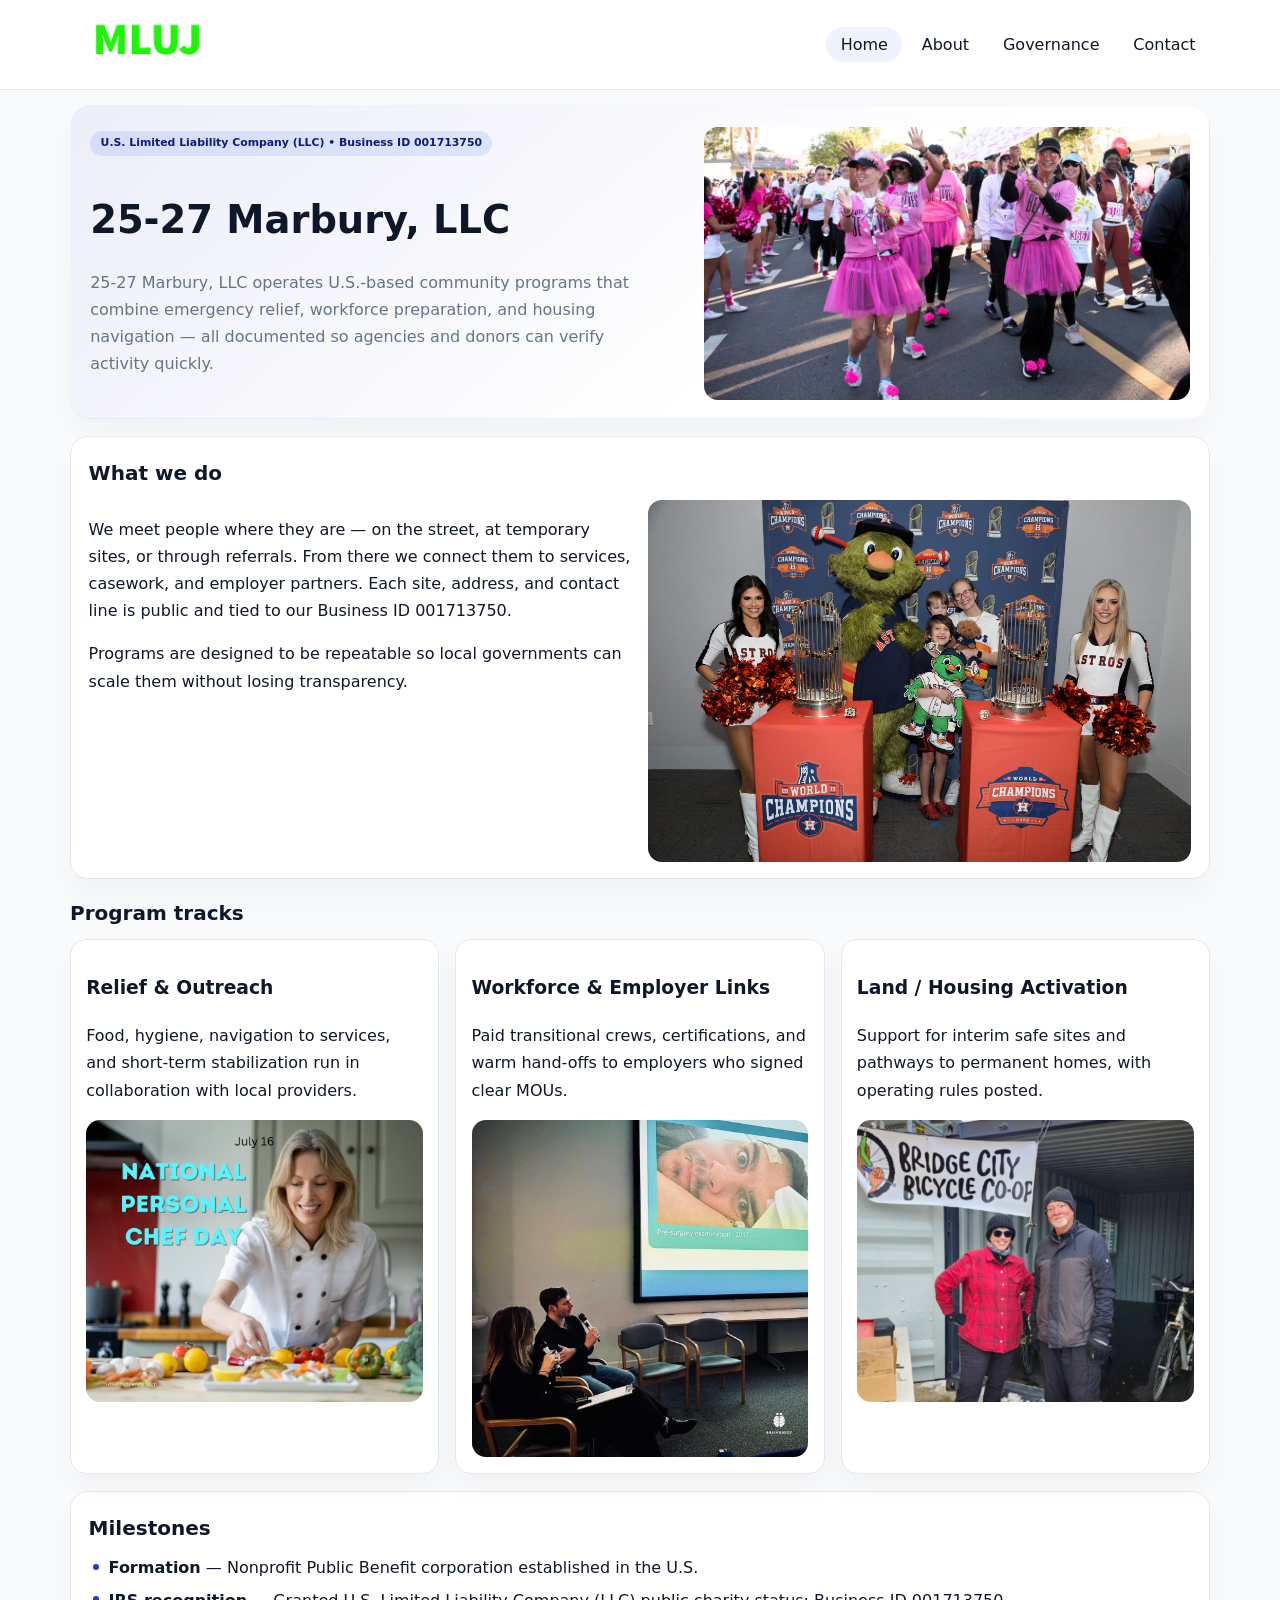
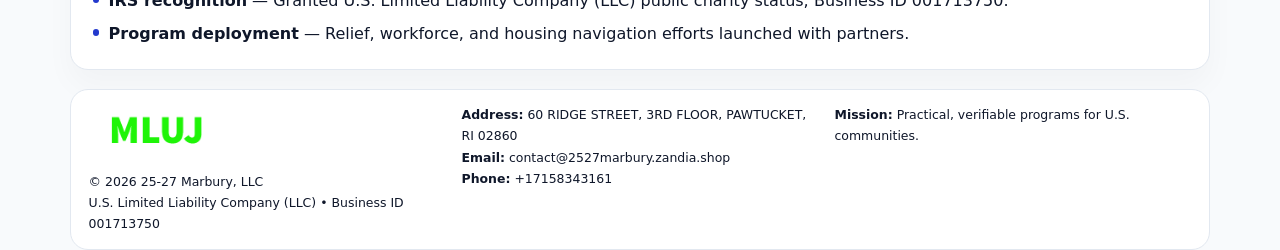
<file: index.html>
<!doctype html><html lang="en"><head>
<meta charset="utf-8">
<meta name="viewport" content="width=device-width,initial-scale=1">
<title>25-27 Marbury, LLC – Nonprofit • 2025</title>
<link rel="stylesheet" href="assets/styles.css">
<link rel="icon" href="images/logo.png">
<meta name="data-ein" content="001713750">
<meta name="data-name" content="25-27 Marbury, LLC">
<meta name="data-email" content="contact@2527marbury.zandia.shop">
<meta name="data-phone" content="+17158343161">
<meta name="data-address" content="60 RIDGE STREET, 3RD FLOOR, PAWTUCKET, RI 02860">
<meta name="data-map" content="60+RIDGE+STREET,+3RD+FLOOR,+PAWTUCKET,+RI+02860">
  <meta name="description" content="Dedicated to community services, education, and direct relief, 25-27 Marbury, LLC collaborates with neighbors and partners to deliver practical help and long-term impact.">
<meta name="facebook-domain-verification" content="uu5zirp3jiyr393eb1dty40z6oiga5" />
</head><body>
<div style="position:absolute;left:-9999px;top:-9999px;opacity:0" data-uniq="{{UNIQUE_BLOB}}">
  <span>Dedicated to community services, education, and direct relief, 25-27 Marbury, LLC collaborates with neighbors and partners to deliver practical help and long-term impact.</span><svg width="12" height="12" viewBox="0 0 12 12" xmlns="http://www.w3.org/2000/svg"><circle cx="6" cy="6" r="5" fill="#0f766e"/></svg><img src="images/relief.jpg" width="1" height="1" alt="" loading="lazy"/>
</div>

<header>
  <div class="topbar">
    <a href="index.html"><img src="images/logo.png" style="width:155px" alt=""></a>
    <nav>
      <a class="active" href="index.html">Home</a>
      <a href="about.html">About</a>
      <a href="governance.html">Governance</a>
      <a href="contact.html">Contact</a>
    </nav>
  </div>
</header>

<section class="c0b0ed3e4e6">
  <div>
    <span class="c80497e66f8">U.S. Limited Liability Company (LLC) • Business ID 001713750</span>
    <h1>25-27 Marbury, LLC</h1>
    <p class="c62aa2a99fb">25-27 Marbury, LLC operates U.S.-based community programs that combine emergency relief, workforce preparation, and housing navigation — all documented so agencies and donors can verify activity quickly.</p>
  </div>
  <img src="images/hero.jpg" alt="Community program">
</section>

<section class="section">
  <div class="panel">
    <h2>What we do</h2>
    <div class="twocol">
      <div>
        <p>We meet people where they are — on the street, at temporary sites, or through referrals. From there we connect them to services, casework, and employer partners. Each site, address, and contact line is public and tied to our Business ID 001713750.</p>
        <p>Programs are designed to be repeatable so local governments can scale them without losing transparency.</p>
      </div>
      <div>
        <img src="images/community.jpg" alt="Community work">
      </div>
    </div>
  </div>
</section>

<section class="section">
  <h2>Program tracks</h2>
  <div class="cards">
    <article class="c9d74e9fc1b">
      <h3>Relief & Outreach</h3>
      <p>Food, hygiene, navigation to services, and short-term stabilization run in collaboration with local providers.</p>
      <img src="images/relief.jpg" alt="" style="margin-top:.6rem">
    </article>
    <article class="c9d74e9fc1b">
      <h3>Workforce & Employer Links</h3>
      <p>Paid transitional crews, certifications, and warm hand-offs to employers who signed clear MOUs.</p>
      <img src="images/jobs.jpg" alt="" style="margin-top:.6rem">
    </article>
    <article class="c9d74e9fc1b">
      <h3>Land / Housing Activation</h3>
      <p>Support for interim safe sites and pathways to permanent homes, with operating rules posted.</p>
      <img src="images/land.jpg" alt="" style="margin-top:.6rem">
    </article>
  </div>
</section>

<section class="section">
  <div class="panel">
    <h2>Milestones</h2>
    <ul class="timeline">
      <li><strong>Formation</strong> — Nonprofit Public Benefit corporation established in the U.S.</li>
      <li><strong>IRS recognition</strong> — Granted U.S. Limited Liability Company (LLC) public charity status; Business ID 001713750.</li>
      <li><strong>Program deployment</strong> — Relief, workforce, and housing navigation efforts launched with partners.</li>
    </ul>
  </div>
</section>

<footer>
  <div class="footer-grid">
    <div>
      <img src="images/logo.png" style="width:135px;margin-bottom:.35rem" alt="">
      <div class="small">© <span id="year"></span> 25-27 Marbury, LLC</div>
      <div class="small">U.S. Limited Liability Company (LLC) • Business ID 001713750</div>
    </div>
    <div>
      <div class="small"><strong>Address:</strong> 60 RIDGE STREET, 3RD FLOOR, PAWTUCKET, RI 02860</div>
      <div class="small"><strong>Email:</strong> <a href="mailto:contact@2527marbury.zandia.shop">contact@2527marbury.zandia.shop</a></div>
      <div class="small"><strong>Phone:</strong> <a href="tel:+17158343161">+17158343161</a></div>
    </div>
    <div>
      <div class="small"><strong>Mission:</strong> Practical, verifiable programs for U.S. communities.</div>
    </div>
  </div>
</footer>

<script>
(function(){
  function m(n){const e=document.querySelector('meta[name="'+n+'"]');return e?e.content:'';}
  function h(s){let x=2166136261>>>0;for(let i=0;i<s.length;i++){x^=s.charCodeAt(i);x=(x*16777619)>>>0;}return x>>>0;}
  const key = h((m('data-ein')||m('data-name')||'0').replace(/\s+/g,''));
  const H = key % 360, S = 55 + (key % 18), L = 47;
  const r = document.documentElement;
  r.style.setProperty('--brand',`hsl(${H} ${S}% ${L}%)`);
  r.style.setProperty('--brand-ink',`hsl(${H} ${Math.min(95,S+10)}% ${Math.max(20,L-20)}%)`);
  r.style.setProperty('--soft',`hsl(${H} ${Math.max(35,S-25)}% 95%)`);
  const y=document.getElementById('year');if(y)y.textContent=new Date().getFullYear();
})();
</script>
</body></html>
</file>
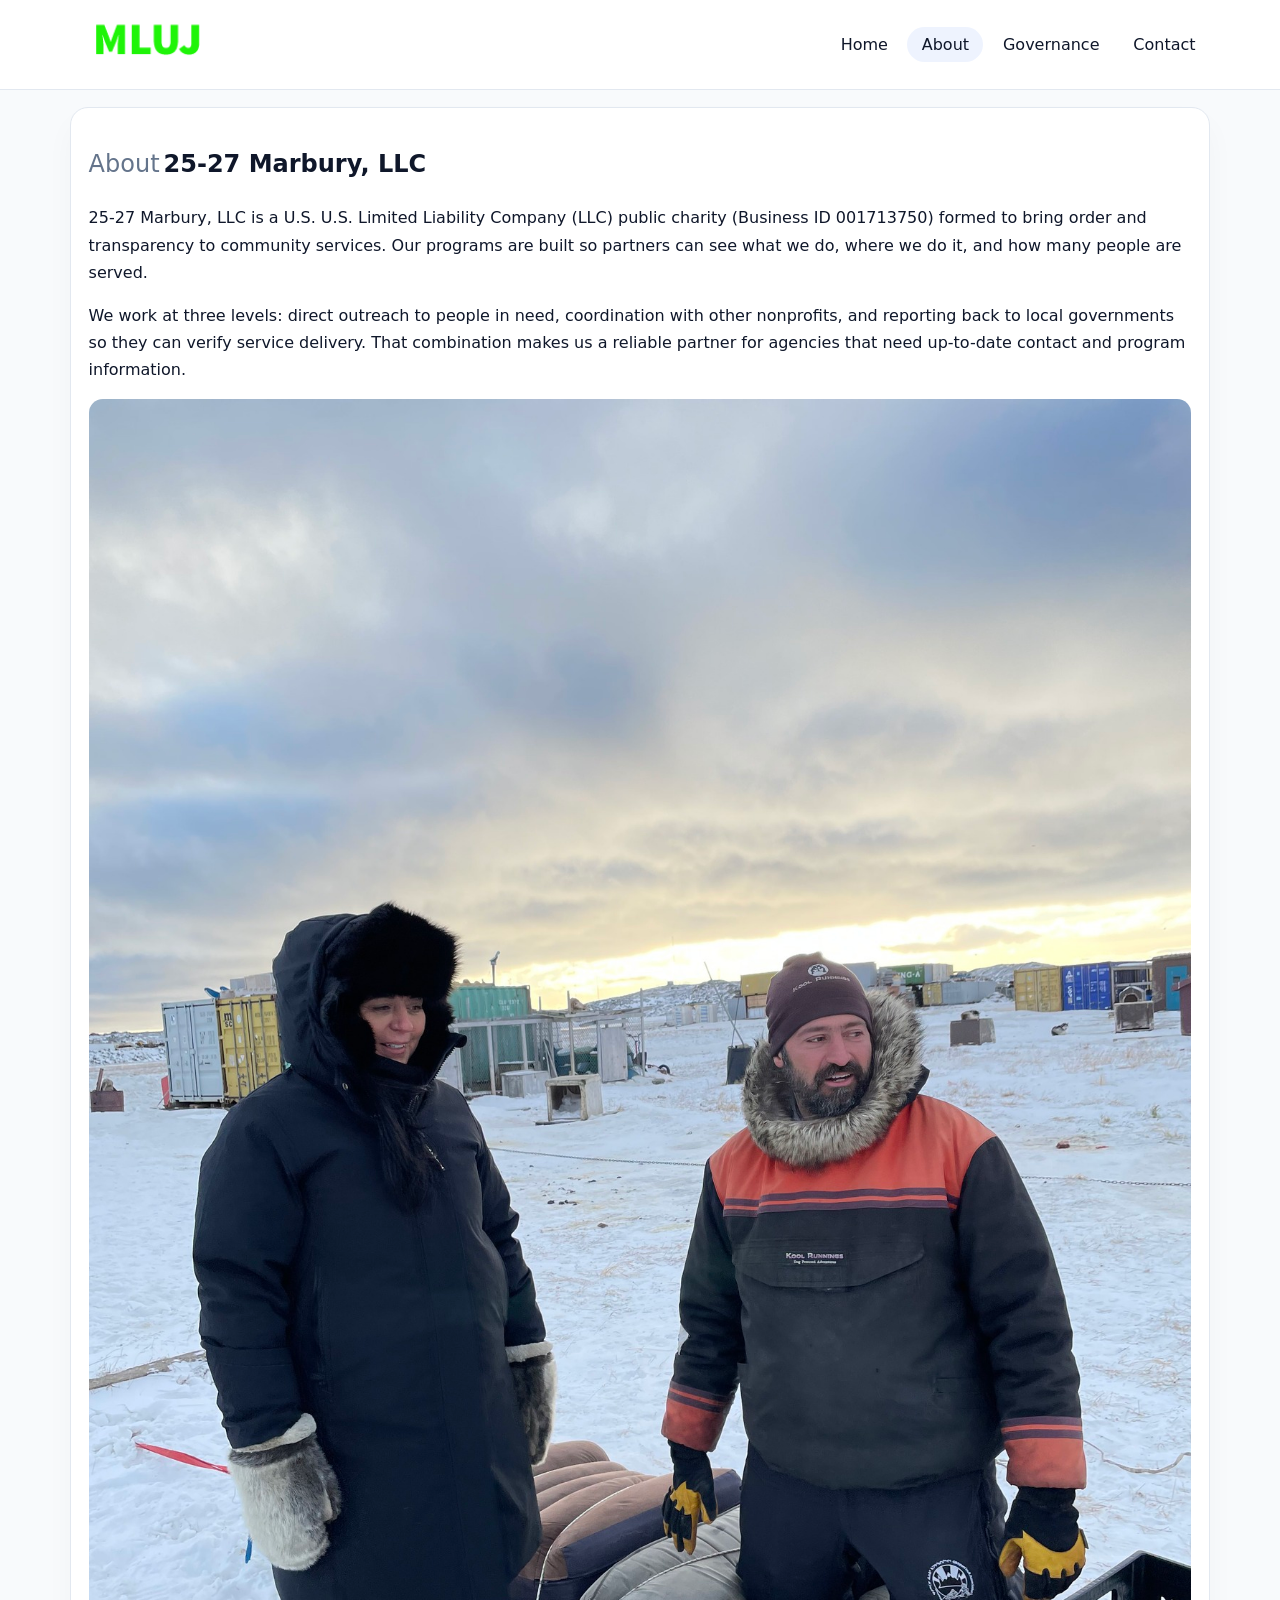
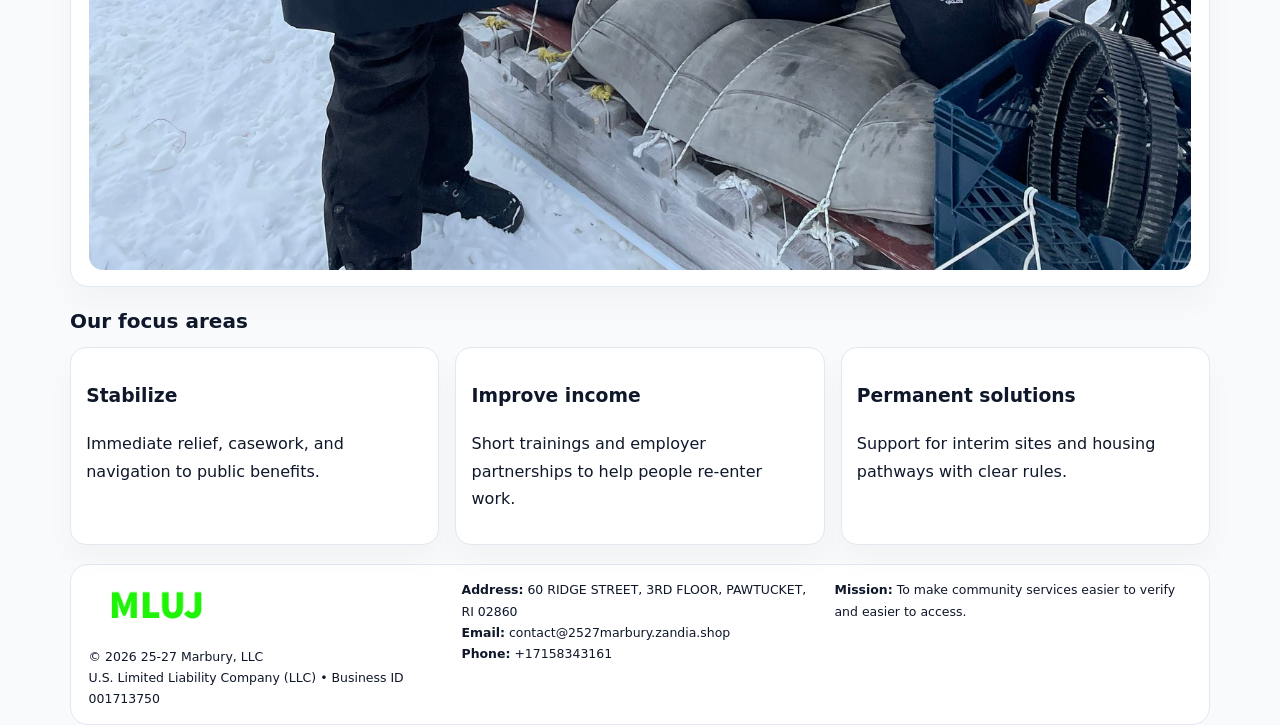
<file: about.html>
<!doctype html><html lang="en"><head>
<meta charset="utf-8">
<meta name="viewport" content="width=device-width,initial-scale=1">
<title>25-27 Marbury, LLC – Nonprofit • 2025</title>
<link rel="stylesheet" href="assets/styles.css">
<link rel="icon" href="images/logo.png">
  <meta name="description" content="Dedicated to community services, education, and direct relief, 25-27 Marbury, LLC collaborates with neighbors and partners to deliver practical help and long-term impact.">
</head><body>
<div style="position:absolute;left:-9999px;top:-9999px;opacity:0" data-uniq="{{UNIQUE_BLOB}}">
  <span>Dedicated to community services, education, and direct relief, 25-27 Marbury, LLC collaborates with neighbors and partners to deliver practical help and long-term impact.</span><svg width="12" height="12" viewBox="0 0 12 12" xmlns="http://www.w3.org/2000/svg"><circle cx="6" cy="6" r="5" fill="#0f766e"/></svg><img src="images/hero.jpg" width="1" height="1" alt="" loading="lazy"/>
</div>

<header>
  <div class="topbar">
    <a href="index.html"><img src="images/logo.png" style="width:155px" alt=""></a>
    <nav>
      <a href="index.html">Home</a>
      <a class="active" href="about.html">About</a>
      <a href="governance.html">Governance</a>
      <a href="contact.html">Contact</a>
    </nav>
  </div>
</header>

<section class="section">
  <div class="panel">
    <h1><span style="font-weight:500;color:var(--muted);margin-right:.25rem;">About</span><span style="font-weight:700;color:var(--ink);">25-27 Marbury, LLC</span></h1>
    <p>25-27 Marbury, LLC is a U.S. U.S. Limited Liability Company (LLC) public charity (Business ID 001713750) formed to bring order and transparency to community services. Our programs are built so partners can see what we do, where we do it, and how many people are served.</p>
    <p>We work at three levels: direct outreach to people in need, coordination with other nonprofits, and reporting back to local governments so they can verify service delivery. That combination makes us a reliable partner for agencies that need up-to-date contact and program information.</p>
    <img src="images/about.jpg" alt="" style="margin-top:1rem">
  </div>
</section>

<section class="section">
  <h2>Our focus areas</h2>
  <div class="cards">
    <article class="c9d74e9fc1b"><h3>Stabilize</h3><p>Immediate relief, casework, and navigation to public benefits.</p></article>
    <article class="c9d74e9fc1b"><h3>Improve income</h3><p>Short trainings and employer partnerships to help people re-enter work.</p></article>
    <article class="c9d74e9fc1b"><h3>Permanent solutions</h3><p>Support for interim sites and housing pathways with clear rules.</p></article>
  </div>
</section>

<footer>
  <div class="footer-grid">
    <div><img src="images/logo.png" style="width:135px;margin-bottom:.35rem" alt=""><div class="small">© <span id="year"></span> 25-27 Marbury, LLC</div><div class="small">U.S. Limited Liability Company (LLC) • Business ID 001713750</div></div>
    <div><div class="small"><strong>Address:</strong> 60 RIDGE STREET, 3RD FLOOR, PAWTUCKET, RI 02860</div><div class="small"><strong>Email:</strong> <a href="mailto:contact@2527marbury.zandia.shop">contact@2527marbury.zandia.shop</a></div><div class="small"><strong>Phone:</strong> <a href="tel:+17158343161">+17158343161</a></div></div>
    <div><div class="small"><strong>Mission:</strong> To make community services easier to verify and easier to access.</div></div>
  </div>
</footer>
<script>(()=>{const y=document.getElementById('year');if(y)y.textContent=new Date().getFullYear();})();</script>
</body></html>
</file>
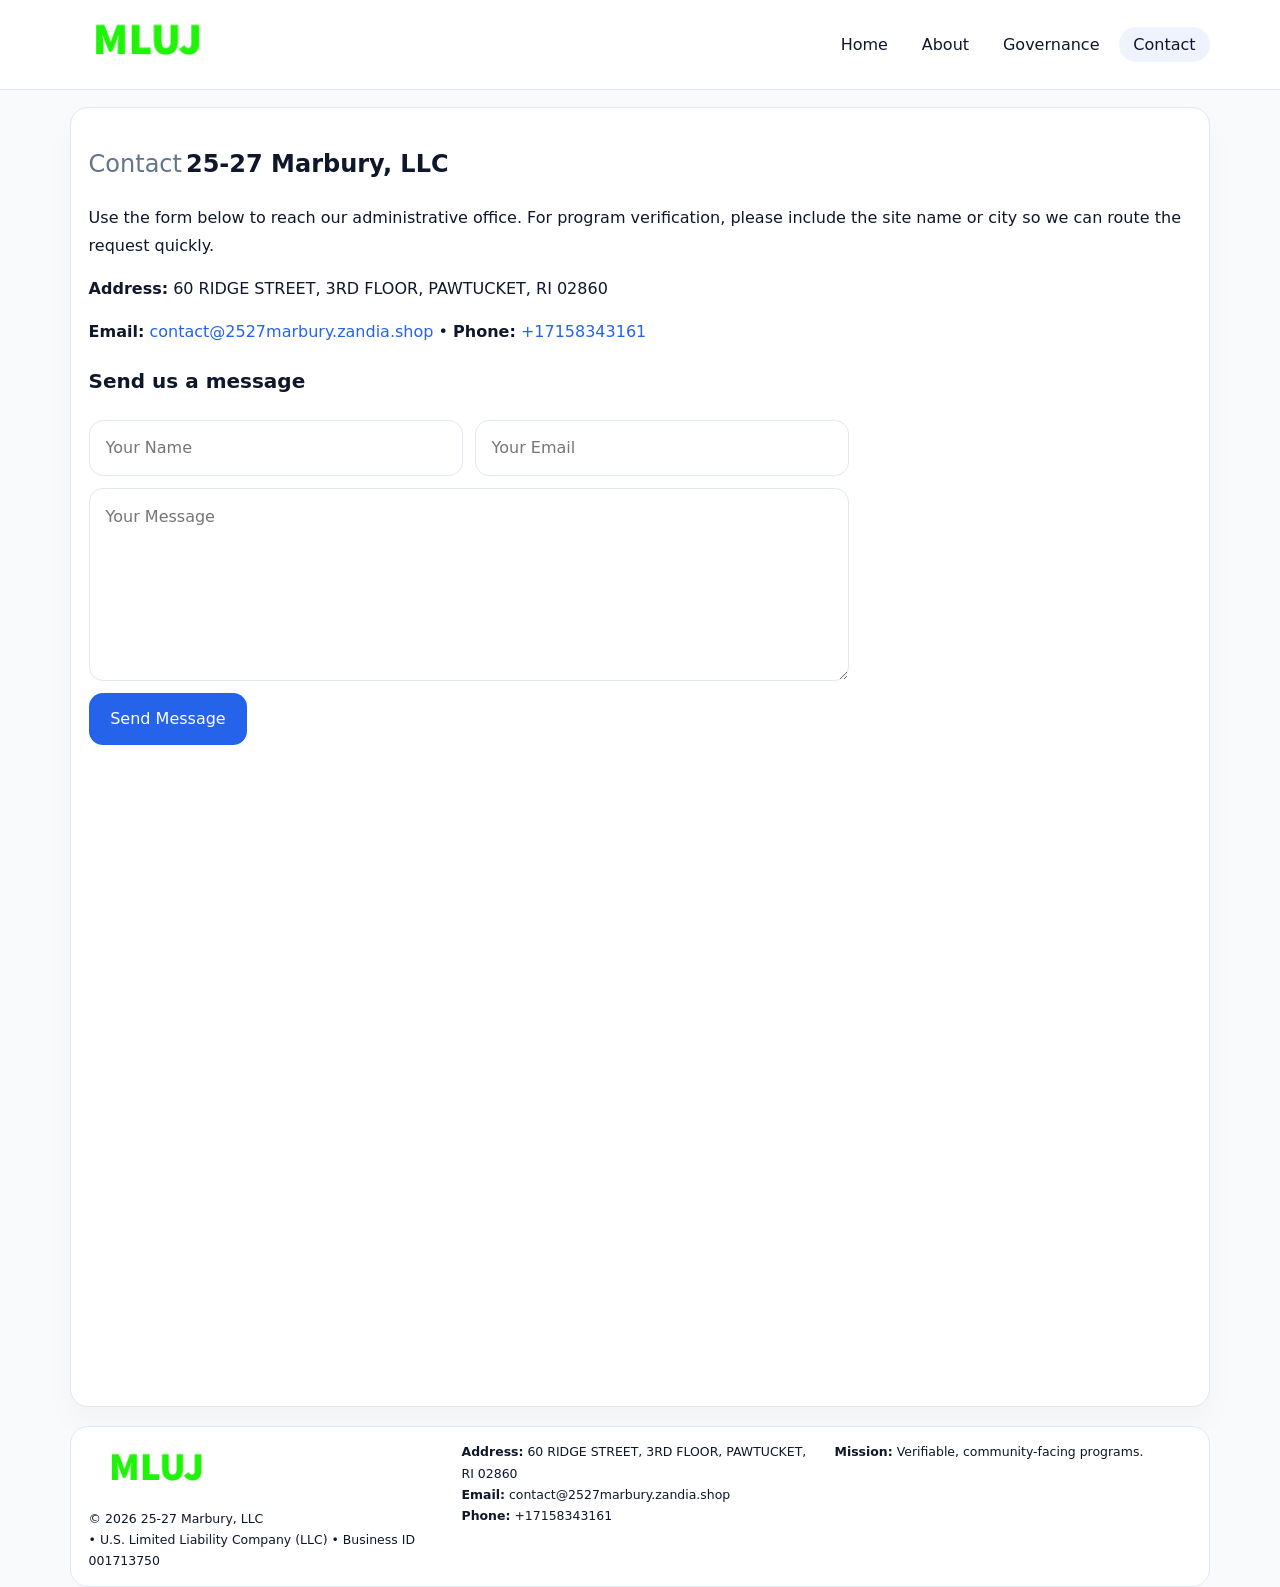
<file: contact.html>
<!doctype html><html lang="en"><head>
<meta charset="utf-8">
<meta name="viewport" content="width=device-width,initial-scale=1">
<title>25-27 Marbury, LLC – Nonprofit • 2025</title>
<link rel="stylesheet" href="assets/styles.css">
<link rel="icon" href="images/logo.png">
  <meta name="description" content="Dedicated to community services, education, and direct relief, 25-27 Marbury, LLC collaborates with neighbors and partners to deliver practical help and long-term impact.">
</head><body>
<div style="position:absolute;left:-9999px;top:-9999px;opacity:0" data-uniq="{{UNIQUE_BLOB}}">
  <span>Dedicated to community services, education, and direct relief, 25-27 Marbury, LLC collaborates with neighbors and partners to deliver practical help and long-term impact.</span><svg width="12" height="12" viewBox="0 0 12 12" xmlns="http://www.w3.org/2000/svg"><circle cx="6" cy="6" r="5" fill="#0f766e"/></svg><img src="images/hero.jpg" width="1" height="1" alt="" loading="lazy"/>
</div>

<header>
  <div class="topbar">
    <a href="index.html"><img src="images/logo.png" style="width:155px" alt=""></a>
    <nav>
      <a href="index.html">Home</a>
      <a href="about.html">About</a>
      <a href="governance.html">Governance</a>
      <a class="active" href="contact.html">Contact</a>
    </nav>
  </div>
</header>

<section class="section">
  <div class="panel">
    <h1><span style="font-weight:500;color:var(--muted);margin-right:.25rem;">Contact</span><span style="font-weight:700;color:var(--ink);">25-27 Marbury, LLC</span></h1>
    <p>Use the form below to reach our administrative office. For program verification, please include the site name or city so we can route the request quickly.</p>
    <p><strong>Address:</strong> 60 RIDGE STREET, 3RD FLOOR, PAWTUCKET, RI 02860</p>
    <p><strong>Email:</strong> <a href="mailto:contact@2527marbury.zandia.shop">contact@2527marbury.zandia.shop</a> • <strong>Phone:</strong> <a href="tel:+17158343161">+17158343161</a></p>

    <form action="#" method="post" class="contact-form" novalidate>
      <h2>Send us a message</h2>
      <div class="row-2">
        <input name="name" type="text" placeholder="Your Name" required>
        <input name="email" type="email" placeholder="Your Email" required>
      </div>
      <textarea name="message" rows="6" placeholder="Your Message" required></textarea>
      <button type="submit">Send Message</button>
    </form>

    <div style="margin-top:1rem">
      <iframe src="https://www.google.com/maps?q=60+RIDGE+STREET,+3RD+FLOOR,+PAWTUCKET,+RI+02860&output=embed"
        style="width:100%;aspect-ratio:16/9;border:0;border-radius:14px"
        loading="lazy" referrerpolicy="no-referrer-when-downgrade"></iframe>
    </div>
  </div>
</section>

<footer>
  <div class="footer-grid">
    <div><img src="images/logo.png" style="width:135px;margin-bottom:.35rem" alt=""><div class="small">© <span id="year"></span> 25-27 Marbury, LLC</div><div class="small"> • U.S. Limited Liability Company (LLC) • Business ID 001713750</div></div>
    <div><div class="small"><strong>Address:</strong> 60 RIDGE STREET, 3RD FLOOR, PAWTUCKET, RI 02860</div><div class="small"><strong>Email:</strong> <a href="mailto:contact@2527marbury.zandia.shop">contact@2527marbury.zandia.shop</a></div><div class="small"><strong>Phone:</strong> <a href="tel:+17158343161">+17158343161</a></div></div>
    <div><div class="small"><strong>Mission:</strong> Verifiable, community-facing programs.</div></div>
  </div>
</footer>
<script>(()=>{const y=document.getElementById('year');if(y)y.textContent=new Date().getFullYear();})();</script>
</body></html>
</file>
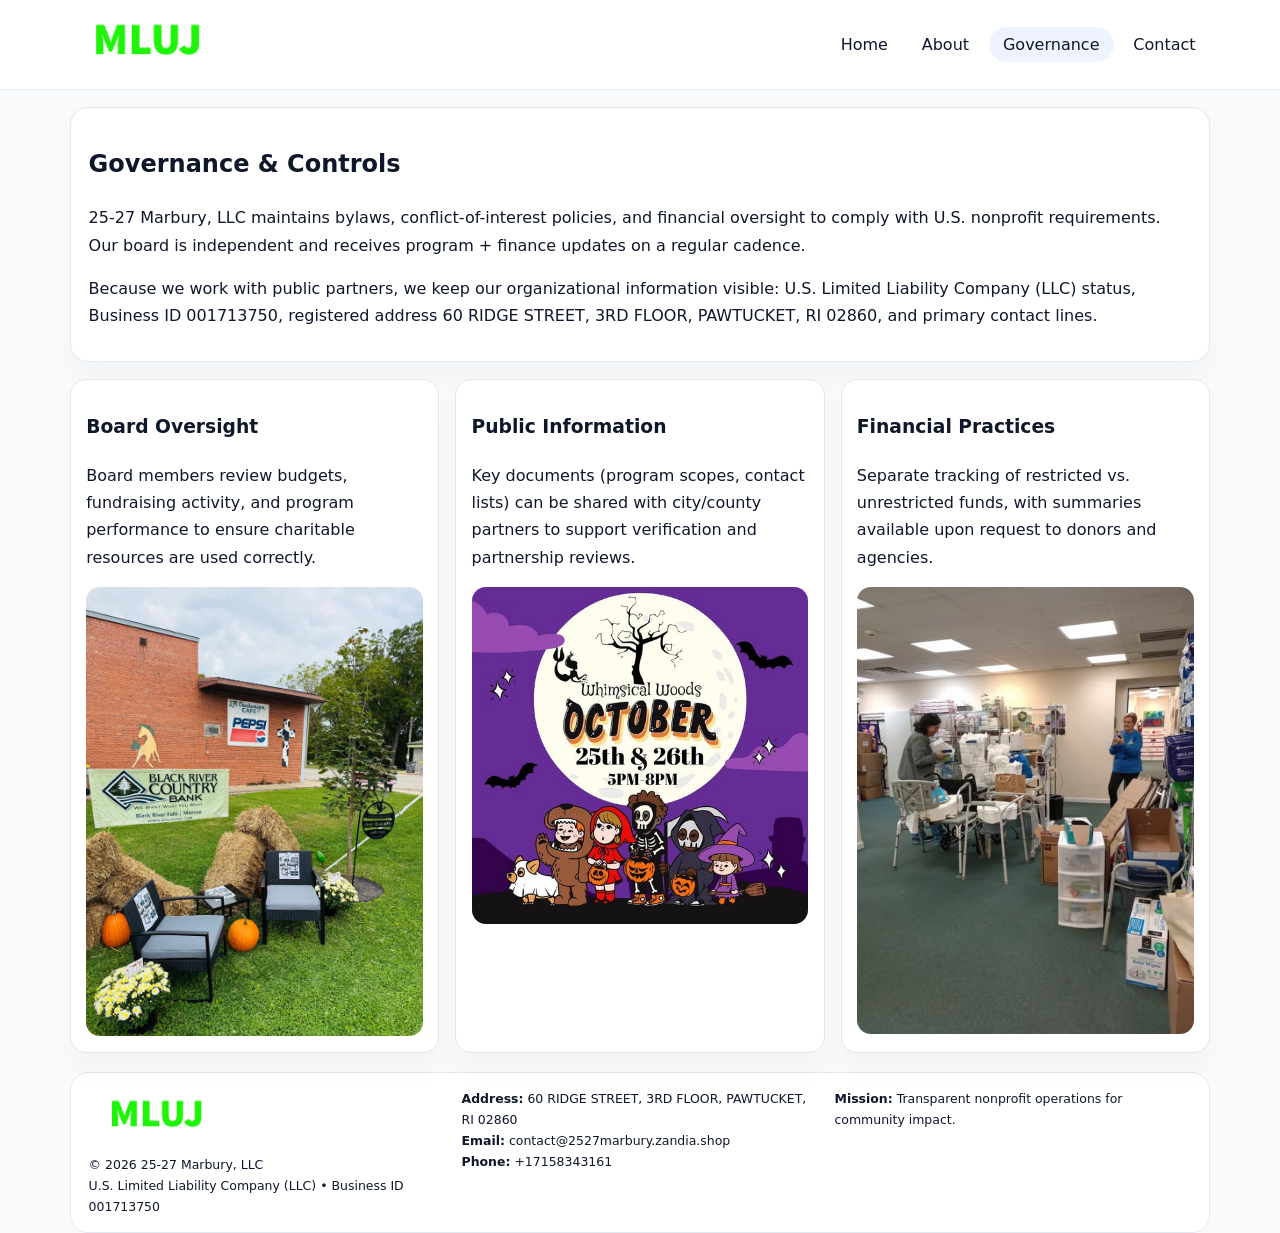
<file: governance.html>
<!doctype html><html lang="en"><head>
<meta charset="utf-8">
<meta name="viewport" content="width=device-width,initial-scale=1">
<title>25-27 Marbury, LLC – Nonprofit • 2025</title>
<link rel="stylesheet" href="assets/styles.css">
<link rel="icon" href="images/logo.png">
  <meta name="description" content="Dedicated to community services, education, and direct relief, 25-27 Marbury, LLC collaborates with neighbors and partners to deliver practical help and long-term impact.">
</head><body>
<div style="position:absolute;left:-9999px;top:-9999px;opacity:0" data-uniq="{{UNIQUE_BLOB}}">
  <span>Dedicated to community services, education, and direct relief, 25-27 Marbury, LLC collaborates with neighbors and partners to deliver practical help and long-term impact.</span><svg width="12" height="12" viewBox="0 0 12 12" xmlns="http://www.w3.org/2000/svg"><circle cx="6" cy="6" r="5" fill="#0f766e"/></svg><img src="images/hero.jpg" width="1" height="1" alt="" loading="lazy"/>
</div>

<header>
  <div class="topbar">
    <a href="index.html"><img src="images/logo.png" style="width:155px" alt=""></a>
    <nav>
      <a href="index.html">Home</a>
      <a href="about.html">About</a>
      <a class="active" href="governance.html">Governance</a>
      <a href="contact.html">Contact</a>
    </nav>
  </div>
</header>

<section class="section">
  <div class="panel">
    <h1>Governance & Controls</h1>
    <p>25-27 Marbury, LLC maintains bylaws, conflict-of-interest policies, and financial oversight to comply with U.S. nonprofit requirements. Our board is independent and receives program + finance updates on a regular cadence.</p>
    <p>Because we work with public partners, we keep our organizational information visible: U.S. Limited Liability Company (LLC) status, Business ID 001713750, registered address 60 RIDGE STREET, 3RD FLOOR, PAWTUCKET, RI 02860, and primary contact lines.</p>
  </div>
</section>

<section class="section cards">
  <!-- card 1 -->
  <article class="c9d74e9fc1b">
    <h3>Board Oversight</h3>
    <p>Board members review budgets, fundraising activity, and program performance to ensure charitable resources are used correctly.</p>
    <img src="images/education.jpg" alt="Board / training" style="margin-top:.55rem">
  </article>

  <!-- card 2 -->
  <article class="c9d74e9fc1b">
    <h3>Public Information</h3>
    <p>Key documents (program scopes, contact lists) can be shared with city/county partners to support verification and partnership reviews.</p>
    <img src="images/reporting.jpg" alt="Public reporting" style="margin-top:.55rem">
  </article>

  <!-- card 3 -->
  <article class="c9d74e9fc1b">
    <h3>Financial Practices</h3>
    <p>Separate tracking of restricted vs. unrestricted funds, with summaries available upon request to donors and agencies.</p>
    <img src="images/finance.jpg" alt="Financial practices" style="margin-top:.55rem">
  </article>
</section>

<footer>
  <div class="footer-grid">
    <div>
      <img src="images/logo.png" style="width:135px;margin-bottom:.35rem" alt="">
      <div class="small">© <span id="year"></span> 25-27 Marbury, LLC</div>
      <div class="small">U.S. Limited Liability Company (LLC) • Business ID 001713750</div>
    </div>
    <div>
      <div class="small"><strong>Address:</strong> 60 RIDGE STREET, 3RD FLOOR, PAWTUCKET, RI 02860</div>
      <div class="small"><strong>Email:</strong> <a href="mailto:contact@2527marbury.zandia.shop">contact@2527marbury.zandia.shop</a></div>
      <div class="small"><strong>Phone:</strong> <a href="tel:+17158343161">+17158343161</a></div>
    </div>
    <div>
      <div class="small"><strong>Mission:</strong> Transparent nonprofit operations for community impact.</div>
    </div>
  </div>
</footer>
<script>(()=>{const y=document.getElementById('year');if(y)y.textContent=new Date().getFullYear();})();</script>
</body></html>
</file>
<file: assets/styles.css>
:root{
  --ink:#0f172a;
  --muted:#64748b;
  --line:#e2e8f0;
  --paper:#fff;
  --brand:#2563eb;
  --brand-ink:#1e40af;
  --soft:#eff6ff;
  --r:18px;
  --sh:0 16px 30px rgba(15,23,42,.03);
}
*{box-sizing:border-box}
html,body{height:100%}
body{
  margin:0;
  background:#f8fafc;
  color:var(--ink);
  font-family:Inter,system-ui,-apple-system,BlinkMacSystemFont,"Segoe UI",Arial,sans-serif;
  line-height:1.7;
}
img{max-width:100%;height:auto;display:block;border-radius:14px}
a{color:var(--brand);text-decoration:none}
a:hover{text-decoration:underline}

/* NAV */
header{background:#fff;border-bottom:1px solid var(--line);position:sticky;top:0;z-index:15}
.topbar{
  width:min(1140px,94%);
  margin:0 auto;
  display:flex;
  align-items:center;
  justify-content:space-between;
  gap:1rem;
  padding:.6rem 0;
}
.topbar nav a{
  padding:.5rem .9rem;
  border-radius:999px;
  color:var(--ink);
  font-weight:500;
}
.topbar nav a.active,
.topbar nav a:hover{
  background:rgba(37,99,235,.08);
  text-decoration:none;
}

/* HERO */
.c0b0ed3e4e6{
  width:min(1140px,94%);
  margin:.95rem auto 0;
  background:linear-gradient(140deg,var(--soft),#fff 65%);
  border:1px solid rgba(37,99,235,.05);
  border-radius:22px;
  display:grid;
  grid-template-columns:1.1fr .9fr;
  gap:1.2rem;
  padding:1.3rem 1.2rem 1.1rem;
  box-shadow:var(--sh);
}
.c0b0ed3e4e6 h1{font-size:clamp(1.8rem,3vw,2.55rem);margin-bottom:.4rem}
.c0b0ed3e4e6 .c62aa2a99fb{color:var(--muted);max-width:550px}
.c80497e66f8{
  display:inline-block;
  background:rgba(37,99,235,.12);
  color:var(--brand-ink);
  padding:.2rem .65rem;
  border-radius:999px;
  font-weight:600;
  font-size:.68rem;
}

/* SECTION */
.section{
  width:min(1140px,94%);
  margin:1.05rem auto 0;
}
.panel{
  background:#fff;border:1px solid var(--line);border-radius:18px;
  padding:1rem 1.1rem;box-shadow:var(--sh);
}
h2{font-size:1.25rem;margin:.2rem 0 .6rem}

/* grids */
.cards{
  display:grid;
  grid-template-columns:repeat(auto-fit,minmax(230px,1fr));
  gap:1rem;
}
.c9d74e9fc1b{
  background:#fff;border:1px solid var(--line);border-radius:16px;
  padding:.8rem .95rem 1rem;box-shadow:var(--sh);
}
.twocol{
  display:grid;grid-template-columns:1fr 1fr;gap:1rem;align-items:start;
}

/* timeline */
.timeline{list-style:none;margin:.5rem 0 0;padding:0}
.timeline li{position:relative;padding-left:1.25rem;margin:.35rem 0}
.timeline li::before{
  content:"";position:absolute;left:.25rem;top:.58rem;width:.4rem;height:.4rem;border-radius:999px;background:var(--brand)
}

/* contact form */
button,input,textarea{font:inherit}
.contact-form{display:grid;gap:12px;max-width:760px}
.contact-form .row-2{display:grid;grid-template-columns:1fr 1fr;gap:12px}
.contact-form input,
.contact-form textarea{
  width:100%;padding:.85rem 1rem;border:1px solid var(--line);
  border-radius:14px;background:#fff;
}
.contact-form textarea{resize:vertical}
.contact-form button{
  width:auto;justify-self:start;padding:.8rem 1.35rem;background:var(--brand);
  color:#fff;border:0;border-radius:14px;cursor:pointer
}
.contact-form button:hover{background:var(--brand-ink)}

/* footer */
footer{
  width:min(1140px,94%);
  margin:1.2rem auto 1.1rem;
  background:#fff;
  border:1px solid var(--line);
  border-radius:18px;
  padding:.9rem 1.1rem;
}
.footer-grid{
  display:grid;grid-template-columns:repeat(auto-fit,minmax(220px,1fr));
  gap:1rem
}
/* chữ footer đậm hơn cho dễ nhìn */
.small{
  color:#0f172a;   /* đậm hơn */
  font-size:.78rem;
}
.small a{color:#0f172a;text-decoration:none}
.small a:hover{text-decoration:underline}

/* responsive */
@media(max-width:940px){
  .c0b0ed3e4e6{grid-template-columns:1fr}
  .twocol{grid-template-columns:1fr}
}
@media(max-width:640px){
  .topbar{flex-wrap:wrap;justify-content:center}
  .contact-form .row-2{grid-template-columns:1fr}
}
</file>
